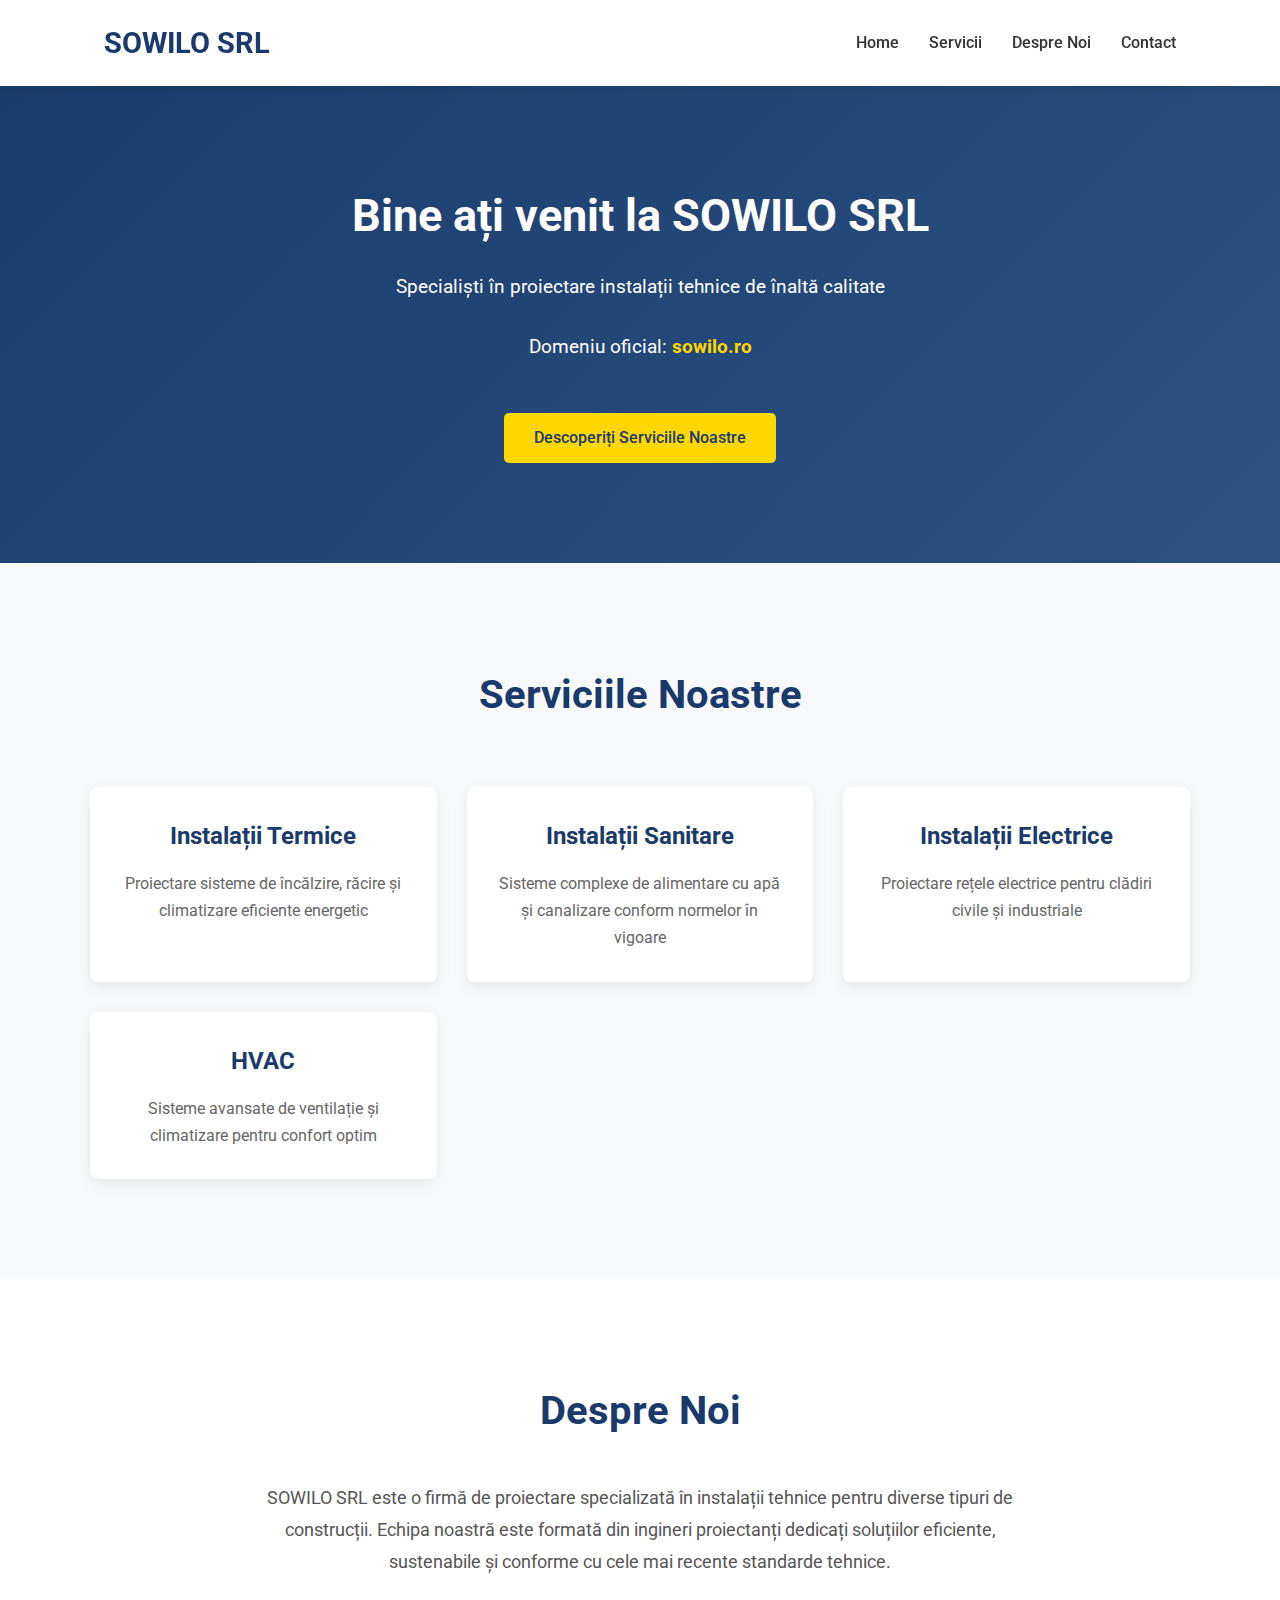
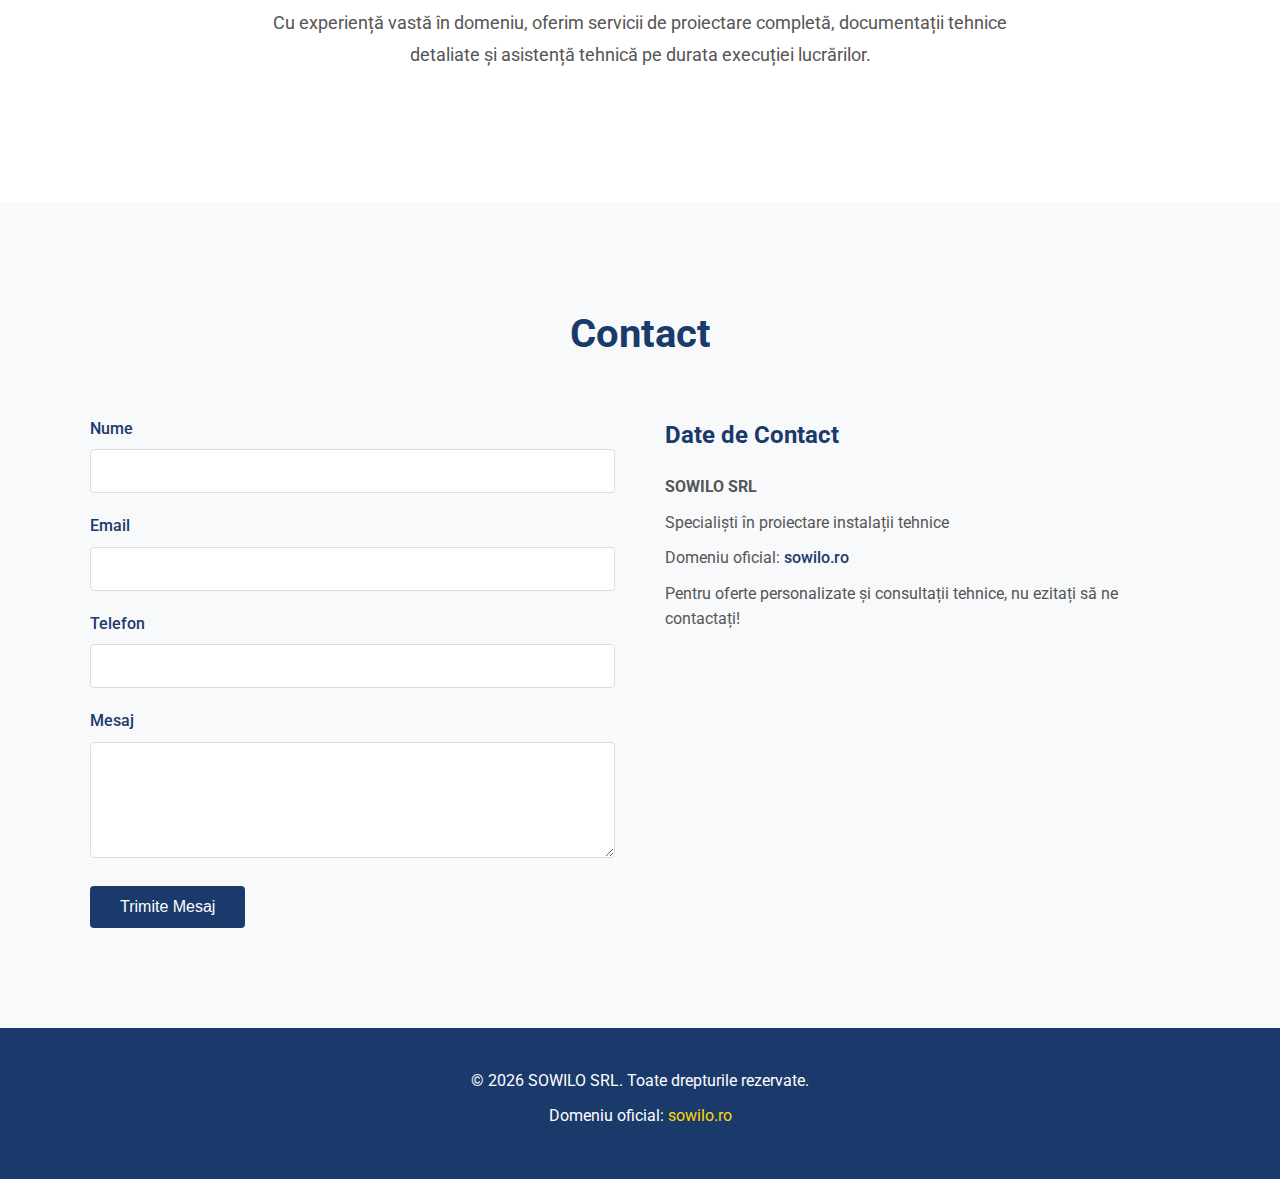
<file: sowilo_srl_website/index.html>
<!DOCTYPE html>
<html lang="ro">
<head>
    <meta charset="UTF-8">
    <meta name="viewport" content="width=device-width, initial-scale=1.0">
    <title>SOWILO SRL - Proiectare Instalații Tehnice</title>
    <link rel="stylesheet" href="css/style.css">
    <link href="https://fonts.googleapis.com/css2?family=Roboto:wght@300;400;500;700&display=swap" rel="stylesheet">
</head>
<body>
    <header>
        <nav>
            <div class="logo">
                <h2>SOWILO SRL</h2>
            </div>
            <ul class="nav-links">
                <li><a href="#home">Home</a></li>
                <li><a href="#services">Servicii</a></li>
                <li><a href="#about">Despre Noi</a></li>
                <li><a href="#contact">Contact</a></li>
            </ul>
            <div class="hamburger">
                <span></span>
                <span></span>
                <span></span>
            </div>
        </nav>
    </header>

    <main>
        <!-- Home Section -->
        <section id="home" class="hero">
            <div class="container">
                <h1>Bine ați venit la SOWILO SRL</h1>
                <p>Specialiști în proiectare instalații tehnice de înaltă calitate</p>
                <p>Domeniu oficial: <a href="https://sowilo.ro">sowilo.ro</a></p>
                <a href="#services" class="cta-button">Descoperiți Serviciile Noastre</a>
            </div>
        </section>

        <!-- Services Section -->
        <section id="services" class="services">
            <div class="container">
                <h2>Serviciile Noastre</h2>
                <div class="services-grid">
                    <div class="service-card">
                        <h3>Instalații Termice</h3>
                        <p>Proiectare sisteme de încălzire, răcire și climatizare eficiente energetic</p>
                    </div>
                    <div class="service-card">
                        <h3>Instalații Sanitare</h3>
                        <p>Sisteme complexe de alimentare cu apă și canalizare conform normelor în vigoare</p>
                    </div>
                    <div class="service-card">
                        <h3>Instalații Electrice</h3>
                        <p>Proiectare rețele electrice pentru clădiri civile și industriale</p>
                    </div>
                    <div class="service-card">
                        <h3>HVAC</h3>
                        <p>Sisteme avansate de ventilație și climatizare pentru confort optim</p>
                    </div>
                </div>
            </div>
        </section>

        <!-- About Section -->
        <section id="about" class="about">
            <div class="container">
                <h2>Despre Noi</h2>
                <p>SOWILO SRL este o firmă de proiectare specializată în instalații tehnice pentru diverse tipuri de construcții. Echipa noastră este formată din ingineri proiectanți dedicați soluțiilor eficiente, sustenabile și conforme cu cele mai recente standarde tehnice.</p>
                <p>Cu experiență vastă în domeniu, oferim servicii de proiectare completă, documentații tehnice detaliate și asistență tehnică pe durata execuției lucrărilor.</p>
            </div>
        </section>

        <!-- Contact Section -->
        <section id="contact" class="contact">
            <div class="container">
                <h2>Contact</h2>
                <div class="contact-content">
                    <div class="contact-form">
                        <form>
                            <div class="form-group">
                                <label for="name">Nume</label>
                                <input type="text" id="name" name="name" required>
                            </div>
                            <div class="form-group">
                                <label for="email">Email</label>
                                <input type="email" id="email" name="email" required>
                            </div>
                            <div class="form-group">
                                <label for="phone">Telefon</label>
                                <input type="tel" id="phone" name="phone">
                            </div>
                            <div class="form-group">
                                <label for="message">Mesaj</label>
                                <textarea id="message" name="message" rows="5" required></textarea>
                            </div>
                            <button type="submit" class="submit-btn">Trimite Mesaj</button>
                        </form>
                    </div>
                    <div class="contact-info">
                        <h3>Date de Contact</h3>
                        <p><strong>SOWILO SRL</strong></p>
                        <p>Specialiști în proiectare instalații tehnice</p>
                        <p>Domeniu oficial: <a href="https://sowilo.ro">sowilo.ro</a></p>
                        <p>Pentru oferte personalizate și consultații tehnice, nu ezitați să ne contactați!</p>
                    </div>
                </div>
            </div>
        </section>
    </main>

    <footer>
        <div class="container">
            <p>&copy; 2026 SOWILO SRL. Toate drepturile rezervate.</p>
            <p>Domeniu oficial: <a href="https://sowilo.ro">sowilo.ro</a></p>
        </div>
    </footer>

    <script src="js/script.js"></script>
</body>
</html>
</file>
<file: sowilo_srl_website/css/style.css>
/* Reset și stiluri generale */
* {
    margin: 0;
    padding: 0;
    box-sizing: border-box;
}

body {
    font-family: 'Roboto', sans-serif;
    line-height: 1.6;
    color: #333;
    scroll-behavior: smooth;
}

.container {
    max-width: 1200px;
    margin: 0 auto;
    padding: 0 20px;
}

/* Header și navigare */
header {
    background-color: #fff;
    box-shadow: 0 2px 10px rgba(0,0,0,0.1);
    position: fixed;
    width: 100%;
    top: 0;
    z-index: 1000;
}

nav {
    display: flex;
    justify-content: space-between;
    align-items: center;
    padding: 20px 5%;
    max-width: 1200px;
    margin: 0 auto;
}

.logo h2 {
    color: #1a3a6c;
    font-size: 1.8rem;
}

.nav-links {
    display: flex;
    list-style: none;
}

.nav-links li {
    margin-left: 30px;
}

.nav-links a {
    text-decoration: none;
    color: #333;
    font-weight: 500;
    transition: color 0.3s;
}

.nav-links a:hover {
    color: #1a3a6c;
}

.hamburger {
    display: none;
    flex-direction: column;
    cursor: pointer;
}

.hamburger span {
    width: 25px;
    height: 3px;
    background-color: #333;
    margin: 3px 0;
    transition: 0.3s;
}

/* Secțiunea Hero/Home */
.hero {
    background: linear-gradient(135deg, #1a3a6c 0%, #2c5282 100%);
    color: white;
    padding: 180px 0 100px;
    text-align: center;
}

.hero h1 {
    font-size: 2.8rem;
    margin-bottom: 20px;
    font-weight: 700;
}

.hero p {
    font-size: 1.2rem;
    margin-bottom: 30px;
    max-width: 700px;
    margin-left: auto;
    margin-right: auto;
}

.hero p a {
    color: #ffd700;
    text-decoration: none;
    font-weight: bold;
}

.cta-button {
    display: inline-block;
    background-color: #ffd700;
    color: #1a3a6c;
    padding: 12px 30px;
    text-decoration: none;
    border-radius: 5px;
    font-weight: 500;
    margin-top: 20px;
    transition: background-color 0.3s;
}

.cta-button:hover {
    background-color: #ffcc00;
}

/* Secțiunea Servicii */
.services {
    padding: 100px 0;
    background-color: #f8f9fa;
}

.services h2 {
    text-align: center;
    font-size: 2.5rem;
    margin-bottom: 60px;
    color: #1a3a6c;
}

.services-grid {
    display: grid;
    grid-template-columns: repeat(auto-fit, minmax(280px, 1fr));
    gap: 30px;
    max-width: 1100px;
    margin: 0 auto;
}

.service-card {
    background: white;
    padding: 30px;
    border-radius: 8px;
    box-shadow: 0 5px 15px rgba(0,0,0,0.08);
    transition: transform 0.3s, box-shadow 0.3s;
    text-align: center;
}

.service-card:hover {
    transform: translateY(-10px);
    box-shadow: 0 15px 30px rgba(0,0,0,0.1);
}

.service-card h3 {
    color: #1a3a6c;
    margin-bottom: 15px;
    font-size: 1.5rem;
}

.service-card p {
    color: #666;
    line-height: 1.7;
}

/* Secțiunea Despre Noi */
.about {
    padding: 100px 0;
    background-color: white;
}

.about h2 {
    text-align: center;
    font-size: 2.5rem;
    margin-bottom: 40px;
    color: #1a3a6c;
}

.about p {
    max-width: 800px;
    margin: 0 auto 30px;
    font-size: 1.1rem;
    color: #555;
    text-align: center;
    line-height: 1.8;
}

/* Secțiunea Contact */
.contact {
    padding: 100px 0;
    background-color: #f8f9fa;
}

.contact h2 {
    text-align: center;
    font-size: 2.5rem;
    margin-bottom: 50px;
    color: #1a3a6c;
}

.contact-content {
    display: grid;
    grid-template-columns: 1fr 1fr;
    gap: 50px;
    max-width: 1100px;
    margin: 0 auto;
}

.form-group {
    margin-bottom: 20px;
}

.form-group label {
    display: block;
    margin-bottom: 8px;
    color: #1a3a6c;
    font-weight: 500;
}

.form-group input,
.form-group textarea {
    width: 100%;
    padding: 12px;
    border: 1px solid #ddd;
    border-radius: 4px;
    font-size: 1rem;
}

.form-group input:focus,
.form-group textarea:focus {
    outline: none;
    border-color: #1a3a6c;
    box-shadow: 0 0 0 2px rgba(26, 58, 108, 0.2);
}

.submit-btn {
    background-color: #1a3a6c;
    color: white;
    padding: 12px 30px;
    border: none;
    border-radius: 4px;
    cursor: pointer;
    font-size: 1rem;
    transition: background-color 0.3s;
}

.submit-btn:hover {
    background-color: #0d2a4d;
}

.contact-info h3 {
    color: #1a3a6c;
    margin-bottom: 20px;
    font-size: 1.5rem;
}

.contact-info p {
    margin-bottom: 10px;
    color: #555;
}

.contact-info a {
    color: #1a3a6c;
    text-decoration: none;
    font-weight: 500;
}

/* Footer */
footer {
    background-color: #1a3a6c;
    color: white;
    padding: 40px 0;
    text-align: center;
}

footer p {
    margin-bottom: 10px;
}

footer a {
    color: #ffd700;
    text-decoration: none;
}

/* Responsivitate */
@media screen and (max-width: 768px) {
    .nav-links {
        position: fixed;
        left: -100%;
        top: 70px;
        flex-direction: column;
        background-color: white;
        width: 100%;
        text-align: center;
        transition: 0.3s;
        box-shadow: 0 10px 27px rgba(0,0,0,0.05);
        padding: 20px 0;
    }

    .nav-links.active {
        left: 0;
    }

    .nav-links li {
        margin: 15px 0;
    }

    .hamburger {
        display: flex;
    }

    .hero h1 {
        font-size: 2.2rem;
    }

    .hero p {
        font-size: 1rem;
    }

    .services-grid {
        grid-template-columns: 1fr;
    }

    .contact-content {
        grid-template-columns: 1fr;
        gap: 30px;
    }
    
    .about p {
        text-align: left;
    }
}

@media screen and (max-width: 480px) {
    .hero {
        padding: 150px 0 80px;
    }
    
    .hero h1 {
        font-size: 1.8rem;
    }
    
    .services h2,
    .about h2,
    .contact h2 {
        font-size: 2rem;
    }
}
</file>
